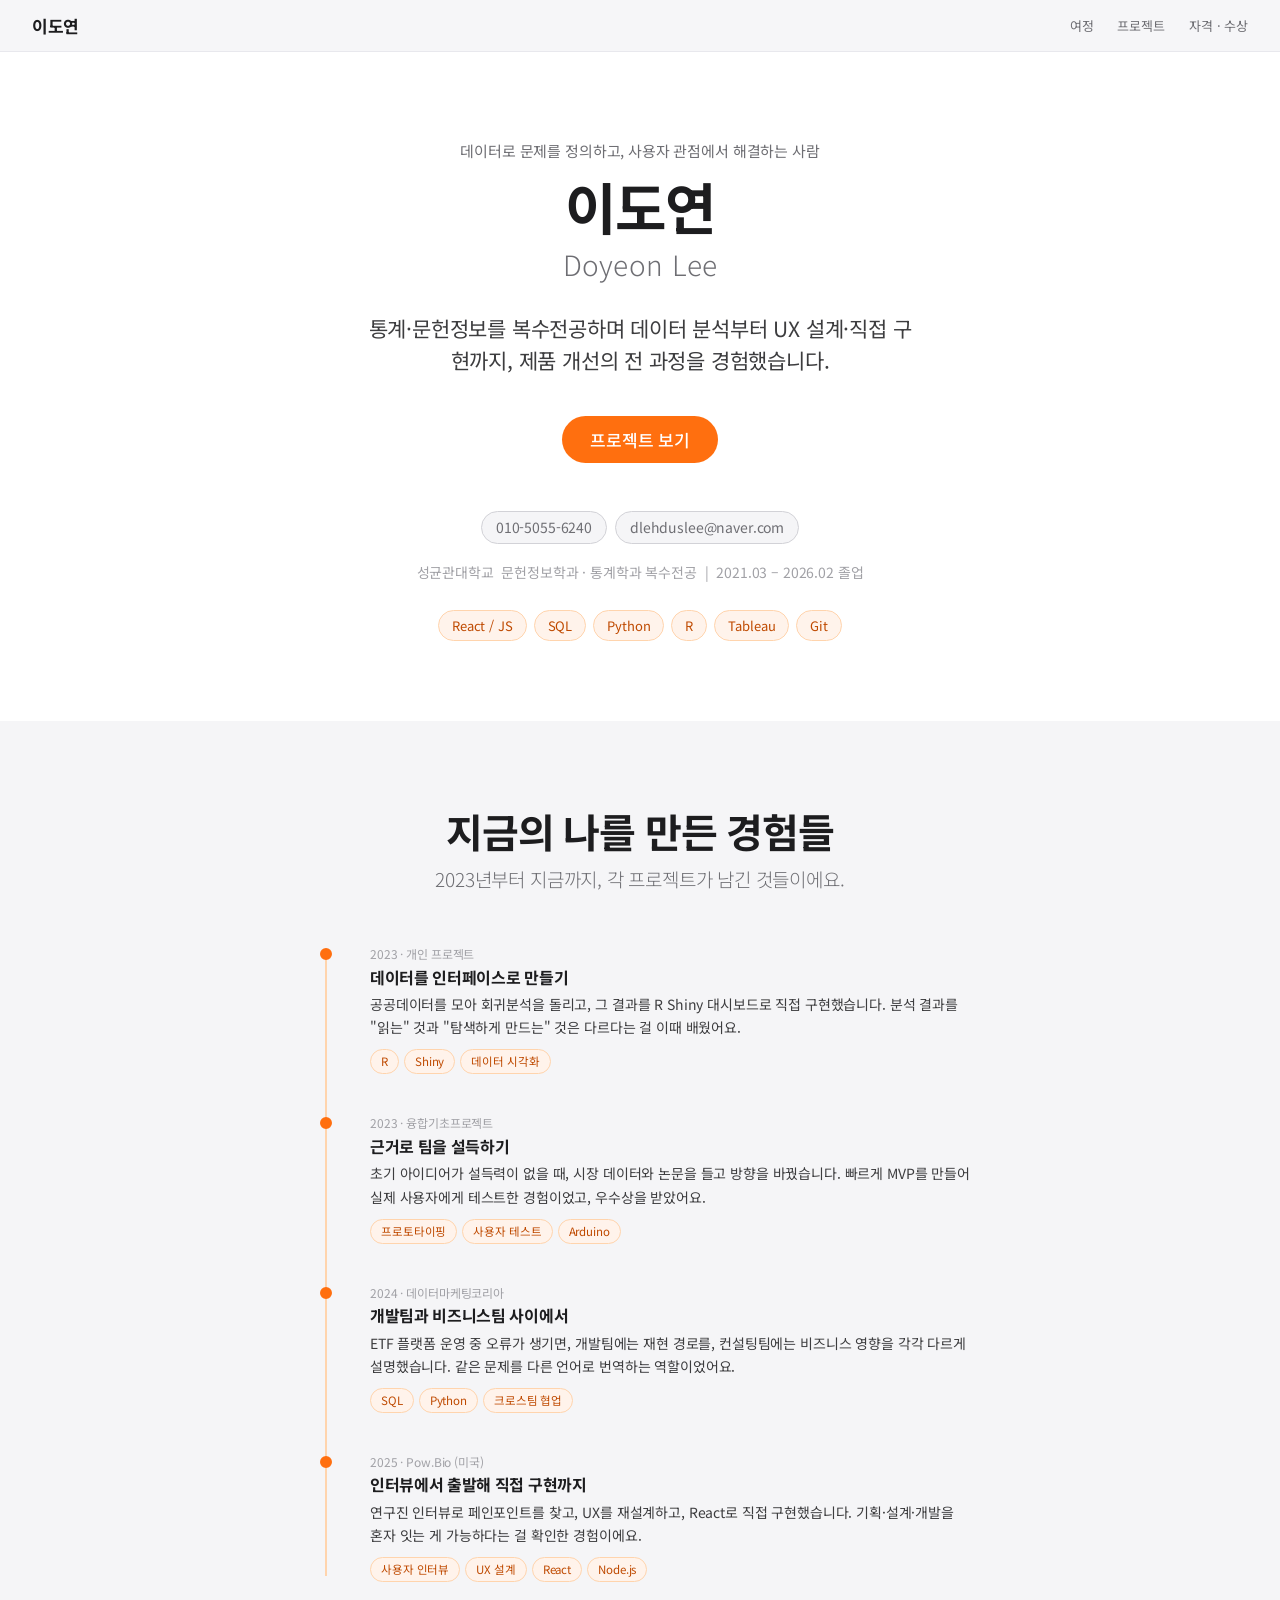
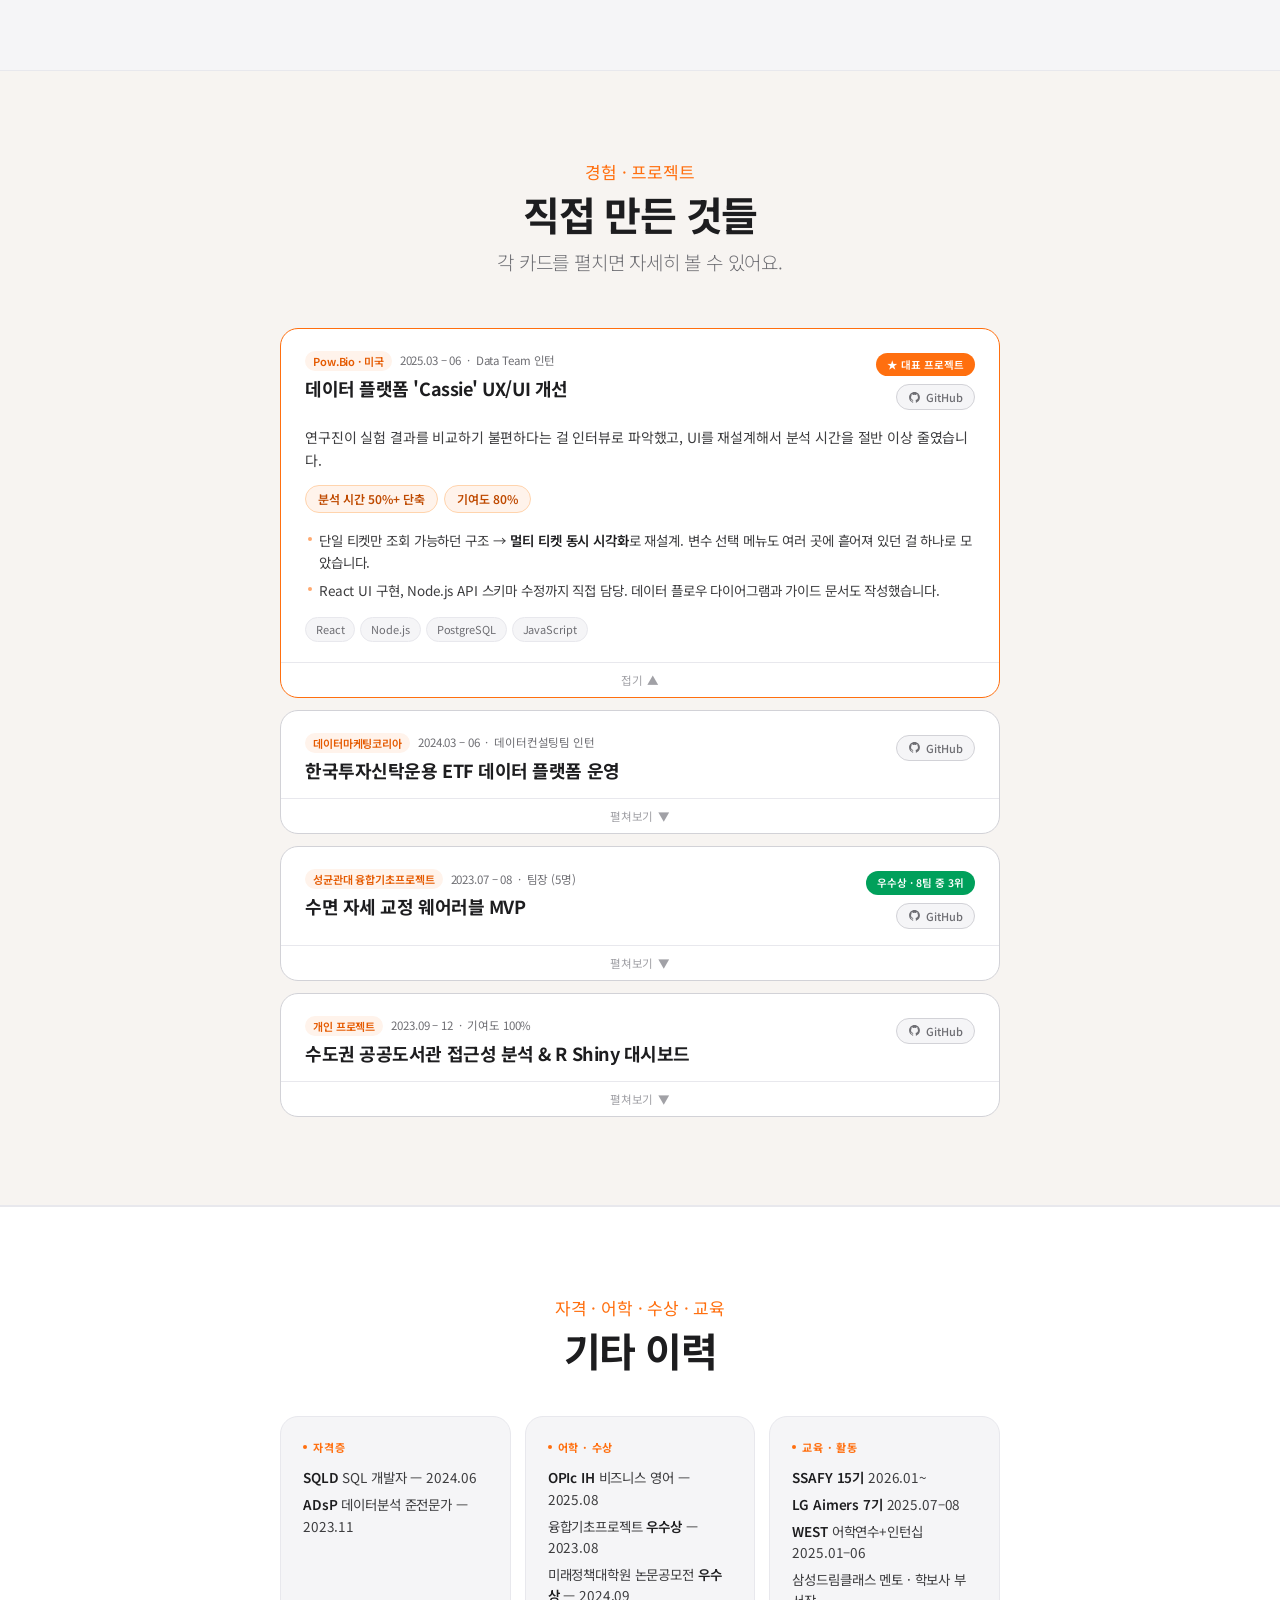
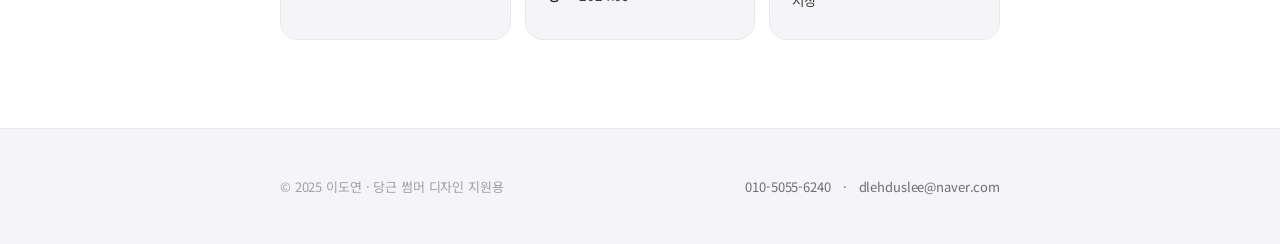
<file: 이도연_이력서_20260522.html>
<!DOCTYPE html>
<html lang="ko">
<head>
<meta charset="UTF-8">
<meta name="viewport" content="width=device-width, initial-scale=1.0">
<title>이도연 · 당근 썸머 디자인 지원</title>
<link href="https://fonts.googleapis.com/css2?family=Noto+Sans+KR:wght@300;400;500;700&display=swap" rel="stylesheet">
<style>
:root{
  --carrot:#FF6F0F;--carrot-dark:#E55A00;--carrot-xdark:#BF4A00;
  --carrot-light:#FFF3EB;--carrot-mid:#FFD4AD;
  --green:#00A05B;
  --ink:#1d1d1f;--body:#3d3d3f;--muted:#6e6e73;--muted-light:#a1a1a6;
  --border:#d2d2d7;--border-soft:#e8e8ed;
  --canvas:#ffffff;--parchment:#f5f5f7;
  --tile-warm:#F7F4F1;--tile-warm2:#EEEAE5;
  --on-warm:#1d1d1f;--on-warm-muted:#6e6e73;
  --font:'Noto Sans KR',-apple-system,BlinkMacSystemFont,sans-serif;
  --r-sm:8px;--r-md:12px;--r-lg:18px;--r-pill:9999px;
}
*,*::before,*::after{margin:0;padding:0;box-sizing:border-box;}
html{scroll-behavior:smooth;}
body{font-family:var(--font);background:var(--canvas);color:var(--ink);-webkit-font-smoothing:antialiased;line-height:1.47;}


.subnav{position:sticky;top:0;z-index:190;background:rgba(245,245,247,0.82);backdrop-filter:saturate(180%) blur(20px);-webkit-backdrop-filter:saturate(180%) blur(20px);border-bottom:0.5px solid var(--border-soft);height:52px;display:flex;align-items:center;justify-content:space-between;padding:0 32px;}
.subnav-title{font-size:17px;font-weight:700;color:var(--ink);letter-spacing:-0.025em;}
.subnav-right{display:flex;align-items:center;gap:24px;}
.subnav-right a{font-size:13px;color:var(--muted);text-decoration:none;letter-spacing:-0.01em;transition:color 0.15s;}
.subnav-right a:hover{color:var(--carrot);}

/* ── HERO ── */
.tile-hero{background:var(--canvas);padding:88px 48px 80px;text-align:center;}
.hero-intro{font-size:15px;font-weight:400;color:var(--muted);letter-spacing:-0.01em;margin-bottom:14px;}
.hero-name{font-size:56px;font-weight:700;color:var(--ink);letter-spacing:-0.04em;line-height:1.07;margin-bottom:8px;}
.hero-name-sub{font-size:28px;font-weight:300;color:var(--muted);letter-spacing:0.01em;margin-bottom:28px;}
.hero-tagline{font-size:21px;font-weight:400;color:var(--body);line-height:1.5;max-width:560px;margin:0 auto 40px;letter-spacing:-0.01em;}
.btn-p{font-family:var(--font);font-size:17px;font-weight:500;background:var(--carrot);color:#fff;border:none;cursor:pointer;padding:11px 28px;border-radius:var(--r-pill);text-decoration:none;display:inline-block;transition:background 0.15s,transform 0.1s;letter-spacing:-0.01em;}
.btn-p:hover{background:var(--carrot-dark);}
.btn-p:active{transform:scale(0.96);}
.meta-chips{display:flex;justify-content:center;gap:8px;flex-wrap:wrap;margin-bottom:18px;}
.meta-chip{font-size:14px;color:var(--muted);background:var(--parchment);border:0.5px solid var(--border);padding:5px 14px;border-radius:var(--r-pill);letter-spacing:-0.01em;}
.hero-edu{font-size:14px;color:var(--muted-light);letter-spacing:-0.01em;margin-bottom:28px;}
.skill-row{display:flex;flex-wrap:wrap;justify-content:center;gap:7px;}
.sk{font-size:13px;color:var(--carrot-xdark);background:var(--carrot-light);border:0.5px solid var(--carrot-mid);padding:5px 13px;border-radius:var(--r-pill);letter-spacing:-0.01em;cursor:default;transition:background 0.15s;}
.sk:hover{background:var(--carrot-mid);}

/* ── SECTION LABELS ── */
.sec-label{font-size:17px;font-weight:400;color:var(--carrot);letter-spacing:-0.01em;margin-bottom:8px;}
.sec-h2{font-size:40px;font-weight:700;letter-spacing:-0.03em;line-height:1.1;margin-bottom:12px;}
.sec-sub{font-size:19px;font-weight:300;color:var(--muted);letter-spacing:-0.01em;line-height:1.45;}

/* ── TIMELINE (parchment tile) ── */
.tile-parch{background:var(--parchment);padding:88px 48px;text-align:center;}
.tile-parch .sec-h2{color:var(--ink);}
.timeline{max-width:660px;margin:52px auto 0;text-align:left;position:relative;}
.timeline::before{content:'';position:absolute;left:15px;top:6px;bottom:6px;width:1.5px;background:var(--carrot-mid);}
.tl-item{display:flex;gap:28px;margin-bottom:40px;position:relative;}
.tl-item:last-child{margin-bottom:0;}
.tl-dot-wrap{flex-shrink:0;width:32px;display:flex;flex-direction:column;align-items:center;padding-top:3px;}
.tl-dot{width:12px;height:12px;border-radius:50%;background:var(--canvas);border:2px solid var(--carrot);flex-shrink:0;position:relative;z-index:1;}
.tl-item.active .tl-dot{background:var(--carrot);}
.tl-content{}
.tl-period{font-size:12px;font-weight:400;color:var(--muted-light);letter-spacing:-0.01em;margin-bottom:4px;}
.tl-title{font-size:16px;font-weight:700;color:var(--ink);letter-spacing:-0.02em;margin-bottom:5px;line-height:1.35;}
.tl-desc{font-size:14px;font-weight:400;color:var(--body);line-height:1.65;letter-spacing:-0.01em;}
.tl-tag-row{display:flex;flex-wrap:wrap;gap:5px;margin-top:10px;}
.tl-tag{font-size:11.5px;color:var(--carrot-xdark);background:var(--carrot-light);border:0.5px solid var(--carrot-mid);padding:3px 10px;border-radius:var(--r-pill);letter-spacing:-0.01em;}

/* ── PROJECTS (warm off-white tile) ── */
.tile-dark{background:var(--tile-warm);padding:88px 48px;text-align:center;border-top:0.5px solid var(--border-soft);border-bottom:0.5px solid var(--border-soft);}
.tile-dark .sec-label{color:var(--carrot);}
.tile-dark .sec-h2{color:var(--on-warm);}
.tile-dark .sec-sub{color:var(--on-warm-muted);}

.proj-list{display:flex;flex-direction:column;gap:12px;max-width:720px;margin:52px auto 0;text-align:left;}
.pc{background:var(--canvas);border:0.5px solid var(--border);border-radius:var(--r-lg);overflow:hidden;transition:transform 0.2s,box-shadow 0.2s;}
.pc:hover{transform:translateY(-2px);box-shadow:0 8px 28px rgba(0,0,0,0.07);}
.pc.feat{border-color:var(--carrot);border-width:1.5px;}

.ph{padding:22px 24px 16px;display:flex;align-items:flex-start;justify-content:space-between;gap:16px;}
.ph-left{}
.pm{font-size:11.5px;color:var(--muted);letter-spacing:-0.01em;margin-bottom:6px;display:flex;align-items:center;gap:8px;}
.pb-org{background:var(--carrot-light);color:var(--carrot-dark);font-size:11px;font-weight:600;padding:2px 8px;border-radius:var(--r-pill);}
.pt{font-size:18px;font-weight:700;color:var(--ink);letter-spacing:-0.025em;line-height:1.3;}
.ph-right{flex-shrink:0;display:flex;flex-direction:column;align-items:flex-end;gap:8px;padding-top:2px;}
.paward{background:var(--carrot);color:#fff;font-size:10.5px;font-weight:600;padding:4px 11px;border-radius:var(--r-pill);white-space:nowrap;}
.paward.gr{background:#00A05B;color:#fff;}
.gh-link{display:inline-flex;align-items:center;gap:5px;font-size:11px;font-weight:500;color:var(--muted);text-decoration:none;background:var(--parchment);border:0.5px solid var(--border);padding:4px 11px;border-radius:var(--r-pill);transition:color 0.15s,background 0.15s,border-color 0.15s;white-space:nowrap;}
.gh-link:hover{color:var(--carrot-dark);background:var(--carrot-light);border-color:var(--carrot-mid);}
.gh-link svg{flex-shrink:0;}

.pbody{padding:0 24px 20px;max-height:600px;overflow:hidden;transition:max-height 0.38s ease,opacity 0.3s ease;opacity:1;}
.pbody.col{max-height:0;opacity:0;padding-bottom:0;}

.p-summary{font-size:14px;color:var(--body);line-height:1.6;letter-spacing:-0.01em;margin-bottom:14px;}

.pirow{display:flex;flex-wrap:wrap;gap:6px;margin-bottom:16px;}
.pip{background:var(--carrot-light);border:0.5px solid var(--carrot-mid);color:var(--carrot-xdark);font-size:12px;font-weight:600;padding:4px 12px;border-radius:var(--r-pill);}

.pbu{list-style:none;margin-bottom:16px;}
.pbu li{font-size:13.5px;color:var(--body);line-height:1.65;padding-left:14px;position:relative;margin-bottom:6px;letter-spacing:-0.01em;}
.pbu li::before{content:'';position:absolute;left:3px;top:8px;width:4px;height:4px;border-radius:50%;background:var(--carrot);opacity:0.6;}
.pbu li strong{color:var(--ink);font-weight:600;}

.ptags{display:flex;flex-wrap:wrap;gap:5px;}
.ptag{background:var(--parchment);border:0.5px solid var(--border-soft);color:var(--muted);font-size:11px;padding:3px 10px;border-radius:var(--r-pill);letter-spacing:-0.01em;}

.ptoggle{width:100%;background:transparent;border:none;border-top:0.5px solid var(--border-soft);padding:9px 24px;display:flex;align-items:center;justify-content:center;gap:5px;color:var(--muted-light);font-size:11.5px;font-family:var(--font);cursor:pointer;transition:color 0.15s,background 0.15s;letter-spacing:-0.01em;}
.ptoggle:hover{color:var(--carrot);background:var(--carrot-light);}

/* ── CREDENTIALS ── */
.tile-light{background:var(--canvas);padding:88px 48px;text-align:center;border-top:0.5px solid var(--border-soft);}
.tile-light .sec-h2{color:var(--ink);}
.cred-grid{display:grid;grid-template-columns:repeat(3,1fr);gap:14px;max-width:720px;margin:44px auto 0;text-align:left;}
.cred-card{background:var(--parchment);border:0.5px solid var(--border-soft);border-radius:var(--r-lg);padding:22px;}
.cred-lbl{font-size:11px;font-weight:700;color:var(--carrot);letter-spacing:0.07em;text-transform:uppercase;margin-bottom:12px;display:flex;align-items:center;gap:6px;}
.cred-lbl::before{content:'';width:4px;height:4px;border-radius:50%;background:var(--carrot);flex-shrink:0;}
.cred-item{font-size:13.5px;color:var(--body);line-height:1.6;letter-spacing:-0.01em;margin-bottom:5px;}
.cred-item strong{color:var(--ink);font-weight:600;}

/* ── FOOTER ── */
footer{background:var(--parchment);padding:48px 32px;border-top:0.5px solid var(--border-soft);}
.ft-inner{max-width:720px;margin:0 auto;display:flex;align-items:center;justify-content:space-between;gap:24px;flex-wrap:wrap;}
.ft-left{font-size:13px;color:var(--muted-light);letter-spacing:-0.01em;}
.ft-right{display:flex;align-items:center;gap:12px;}
.ft-contact{font-size:13px;color:var(--muted);letter-spacing:-0.01em;}

/* ── SCROLL ANIM ── */
.appear{opacity:0;transform:translateY(20px);transition:opacity 0.6s ease,transform 0.6s ease;}
.appear.vis{opacity:1;transform:none;}

@media(max-width:640px){
  .gnav{padding:0 16px;}.gnav-links{display:none;}
  .subnav{padding:0 16px;}.subnav-right a:not(.subnav-btn){display:none;}
  .tile-hero,.tile-parch,.tile-dark,.tile-light{padding:60px 20px;}
  .hero-name{font-size:38px;}.hero-name-sub{font-size:20px;}.hero-tagline{font-size:17px;}
  .sec-h2{font-size:28px;}
  .timeline{margin-top:36px;}
  .cred-grid{grid-template-columns:1fr;}
  .ft-inner{flex-direction:column;align-items:flex-start;}
}
</style>
</head>
<body>


<!-- SUB NAV -->
<div class="subnav">
  <span class="subnav-title">이도연</span>
  <div class="subnav-right">
    <a href="#comp">여정</a>
    <a href="#proj">프로젝트</a>
    <a href="#cred">자격 · 수상</a>
  </div>
</div>

<!-- HERO -->
<section class="tile-hero" id="top">
  <p class="hero-intro">데이터로 문제를 정의하고, 사용자 관점에서 해결하는 사람</p>
  <h1 class="hero-name">이도연</h1>
  <p class="hero-name-sub">Doyeon Lee</p>
  <p class="hero-tagline">통계·문헌정보를 복수전공하며 데이터 분석부터 UX 설계·직접 구현까지, 제품 개선의 전 과정을 경험했습니다.</p>
  <div style="margin-bottom:48px;">
    <a href="#proj" class="btn-p">프로젝트 보기</a>
  </div>
  <div class="meta-chips">
    <span class="meta-chip">010-5055-6240</span>
    <span class="meta-chip">dlehduslee@naver.com</span>
  </div>
  <p class="hero-edu">성균관대학교 &nbsp;문헌정보학과 · 통계학과 복수전공 &nbsp;|&nbsp; 2021.03 – 2026.02 졸업</p>
  <div class="skill-row">
    <span class="sk">React / JS</span>
    <span class="sk">SQL</span>
    <span class="sk">Python</span>
    <span class="sk">R</span>
    <span class="sk">Tableau</span>
    <span class="sk">Git</span>
  </div>
</section>

<!-- COMPETENCY: TIMELINE (parchment) -->
<section class="tile-parch appear" id="comp">
  <h2 class="sec-h2">지금의 나를 만든 경험들</h2>
  <p class="sec-sub">2023년부터 지금까지, 각 프로젝트가 남긴 것들이에요.</p>

  <div class="timeline">

    <div class="tl-item active">
      <div class="tl-dot-wrap"><div class="tl-dot"></div></div>
      <div class="tl-content">
        <div class="tl-period">2023 · 개인 프로젝트</div>
        <div class="tl-title">데이터를 인터페이스로 만들기</div>
        <div class="tl-desc">공공데이터를 모아 회귀분석을 돌리고, 그 결과를 R Shiny 대시보드로 직접 구현했습니다. 분석 결과를 "읽는" 것과 "탐색하게 만드는" 것은 다르다는 걸 이때 배웠어요.</div>
        <div class="tl-tag-row"><span class="tl-tag">R</span><span class="tl-tag">Shiny</span><span class="tl-tag">데이터 시각화</span></div>
      </div>
    </div>

    <div class="tl-item active">
      <div class="tl-dot-wrap"><div class="tl-dot"></div></div>
      <div class="tl-content">
        <div class="tl-period">2023 · 융합기초프로젝트</div>
        <div class="tl-title">근거로 팀을 설득하기</div>
        <div class="tl-desc">초기 아이디어가 설득력이 없을 때, 시장 데이터와 논문을 들고 방향을 바꿨습니다. 빠르게 MVP를 만들어 실제 사용자에게 테스트한 경험이었고, 우수상을 받았어요.</div>
        <div class="tl-tag-row"><span class="tl-tag">프로토타이핑</span><span class="tl-tag">사용자 테스트</span><span class="tl-tag">Arduino</span></div>
      </div>
    </div>

    <div class="tl-item active">
      <div class="tl-dot-wrap"><div class="tl-dot"></div></div>
      <div class="tl-content">
        <div class="tl-period">2024 · 데이터마케팅코리아</div>
        <div class="tl-title">개발팀과 비즈니스팀 사이에서</div>
        <div class="tl-desc">ETF 플랫폼 운영 중 오류가 생기면, 개발팀에는 재현 경로를, 컨설팅팀에는 비즈니스 영향을 각각 다르게 설명했습니다. 같은 문제를 다른 언어로 번역하는 역할이었어요.</div>
        <div class="tl-tag-row"><span class="tl-tag">SQL</span><span class="tl-tag">Python</span><span class="tl-tag">크로스팀 협업</span></div>
      </div>
    </div>

    <div class="tl-item active">
      <div class="tl-dot-wrap"><div class="tl-dot"></div></div>
      <div class="tl-content">
        <div class="tl-period">2025 · Pow.Bio (미국)</div>
        <div class="tl-title">인터뷰에서 출발해 직접 구현까지</div>
        <div class="tl-desc">연구진 인터뷰로 페인포인트를 찾고, UX를 재설계하고, React로 직접 구현했습니다. 기획·설계·개발을 혼자 잇는 게 가능하다는 걸 확인한 경험이에요.</div>
        <div class="tl-tag-row"><span class="tl-tag">사용자 인터뷰</span><span class="tl-tag">UX 설계</span><span class="tl-tag">React</span><span class="tl-tag">Node.js</span></div>
      </div>
    </div>

  </div>
</section>

<!-- PROJECTS (dark) -->
<section class="tile-dark appear" id="proj">
  <p class="sec-label">경험 · 프로젝트</p>
  <h2 class="sec-h2">직접 만든 것들</h2>
  <p class="sec-sub">각 카드를 펼치면 자세히 볼 수 있어요.</p>

  <div class="proj-list">

    <!-- 1. Pow.Bio -->
    <div class="pc feat open" id="pc1">
      <div class="ph">
        <div class="ph-left">
          <div class="pm"><span class="pb-org">Pow.Bio · 미국</span>2025.03 – 06 &nbsp;·&nbsp; Data Team 인턴</div>
          <div class="pt">데이터 플랫폼 'Cassie' UX/UI 개선</div>
        </div>
        <div class="ph-right">
          <span class="paward">★ 대표 프로젝트</span>
          <a href="https://github.com/doyeon-del" class="gh-link" target="_blank">
            <svg width="13" height="13" viewBox="0 0 24 24" fill="currentColor"><path d="M12 2C6.477 2 2 6.477 2 12c0 4.418 2.865 8.166 6.839 9.489.5.092.682-.217.682-.482 0-.237-.009-.868-.013-1.703-2.782.604-3.369-1.342-3.369-1.342-.454-1.155-1.11-1.462-1.11-1.462-.908-.62.069-.608.069-.608 1.003.07 1.531 1.03 1.531 1.03.892 1.529 2.341 1.087 2.91.832.092-.647.35-1.088.636-1.338-2.22-.253-4.555-1.11-4.555-4.943 0-1.091.39-1.984 1.029-2.683-.103-.253-.446-1.27.098-2.647 0 0 .84-.269 2.75 1.025A9.578 9.578 0 0112 6.836a9.59 9.59 0 012.504.337c1.909-1.294 2.747-1.025 2.747-1.025.546 1.377.202 2.394.1 2.647.64.699 1.028 1.592 1.028 2.683 0 3.842-2.339 4.687-4.566 4.935.359.309.678.919.678 1.852 0 1.336-.012 2.415-.012 2.743 0 .267.18.578.688.48C19.138 20.163 22 16.418 22 12c0-5.523-4.477-10-10-10z"/></svg>
            GitHub
          </a>
        </div>
      </div>
      <div class="pbody" id="pb1">
        <div class="p-summary">연구진이 실험 결과를 비교하기 불편하다는 걸 인터뷰로 파악했고, UI를 재설계해서 분석 시간을 절반 이상 줄였습니다.</div>
        <div class="pirow">
          <span class="pip">분석 시간 50%+ 단축</span>
          <span class="pip">기여도 80%</span>
        </div>
        <ul class="pbu">
          <li>단일 티켓만 조회 가능하던 구조 → <strong>멀티 티켓 동시 시각화</strong>로 재설계. 변수 선택 메뉴도 여러 곳에 흩어져 있던 걸 하나로 모았습니다.</li>
          <li>React UI 구현, Node.js API 스키마 수정까지 직접 담당. 데이터 플로우 다이어그램과 가이드 문서도 작성했습니다.</li>
        </ul>
        <div class="ptags">
          <span class="ptag">React</span><span class="ptag">Node.js</span><span class="ptag">PostgreSQL</span><span class="ptag">JavaScript</span>
        </div>
      </div>
      <button class="ptoggle" onclick="tog('pc1','pb1',this)">접기 <span>▲</span></button>
    </div>

    <!-- 2. 데이터마케팅코리아 -->
    <div class="pc" id="pc2">
      <div class="ph">
        <div class="ph-left">
          <div class="pm"><span class="pb-org">데이터마케팅코리아</span>2024.03 – 06 &nbsp;·&nbsp; 데이터컨설팅팀 인턴</div>
          <div class="pt">한국투자신탁운용 ETF 데이터 플랫폼 운영</div>
        </div>
        <div class="ph-right">
          <a href="https://github.com/doyeon-del" class="gh-link" target="_blank">
            <svg width="13" height="13" viewBox="0 0 24 24" fill="currentColor"><path d="M12 2C6.477 2 2 6.477 2 12c0 4.418 2.865 8.166 6.839 9.489.5.092.682-.217.682-.482 0-.237-.009-.868-.013-1.703-2.782.604-3.369-1.342-3.369-1.342-.454-1.155-1.11-1.462-1.11-1.462-.908-.62.069-.608.069-.608 1.003.07 1.531 1.03 1.531 1.03.892 1.529 2.341 1.087 2.91.832.092-.647.35-1.088.636-1.338-2.22-.253-4.555-1.11-4.555-4.943 0-1.091.39-1.984 1.029-2.683-.103-.253-.446-1.27.098-2.647 0 0 .84-.269 2.75 1.025A9.578 9.578 0 0112 6.836a9.59 9.59 0 012.504.337c1.909-1.294 2.747-1.025 2.747-1.025.546 1.377.202 2.394.1 2.647.64.699 1.028 1.592 1.028 2.683 0 3.842-2.339 4.687-4.566 4.935.359.309.678.919.678 1.852 0 1.336-.012 2.415-.012 2.743 0 .267.18.578.688.48C19.138 20.163 22 16.418 22 12c0-5.523-4.477-10-10-10z"/></svg>
            GitHub
          </a>
        </div>
      </div>
      <div class="pbody col" id="pb2">
        <div class="p-summary">ETF 데이터 플랫폼에서 데이터 품질을 관리하고, 오류가 생기면 개발팀과 비즈니스팀에 각각 다른 언어로 설명했습니다.</div>
        <ul class="pbu">
          <li>SQL 품질 점검(중복·누락·null), Python 정규표현식으로 불용어 사전(~1만 행) 구축. 오류 발생률 <strong>약 20–40% 감소.</strong></li>
          <li>오류가 생기면 개발팀엔 재현 경로를, 컨설팅팀엔 비즈니스 영향을 따로 정리해 전달했습니다.</li>
        </ul>
        <div class="ptags">
          <span class="ptag">Python</span><span class="ptag">SQL</span><span class="ptag">PostgreSQL</span><span class="ptag">Tableau</span>
        </div>
      </div>
      <button class="ptoggle" onclick="tog('pc2','pb2',this)">펼쳐보기 <span>▼</span></button>
    </div>

    <!-- 3. 수면 웨어러블 -->
    <div class="pc" id="pc3">
      <div class="ph">
        <div class="ph-left">
          <div class="pm"><span class="pb-org">성균관대 융합기초프로젝트</span>2023.07 – 08 &nbsp;·&nbsp; 팀장 (5명)</div>
          <div class="pt">수면 자세 교정 웨어러블 MVP</div>
        </div>
        <div class="ph-right">
          <span class="paward gr">우수상 · 8팀 중 3위</span>
          <a href="https://github.com/doyeon-del" class="gh-link" target="_blank">
            <svg width="13" height="13" viewBox="0 0 24 24" fill="currentColor"><path d="M12 2C6.477 2 2 6.477 2 12c0 4.418 2.865 8.166 6.839 9.489.5.092.682-.217.682-.482 0-.237-.009-.868-.013-1.703-2.782.604-3.369-1.342-3.369-1.342-.454-1.155-1.11-1.462-1.11-1.462-.908-.62.069-.608.069-.608 1.003.07 1.531 1.03 1.531 1.03.892 1.529 2.341 1.087 2.91.832.092-.647.35-1.088.636-1.338-2.22-.253-4.555-1.11-4.555-4.943 0-1.091.39-1.984 1.029-2.683-.103-.253-.446-1.27.098-2.647 0 0 .84-.269 2.75 1.025A9.578 9.578 0 0112 6.836a9.59 9.59 0 012.504.337c1.909-1.294 2.747-1.025 2.747-1.025.546 1.377.202 2.394.1 2.647.64.699 1.028 1.592 1.028 2.683 0 3.842-2.339 4.687-4.566 4.935.359.309.678.919.678 1.852 0 1.336-.012 2.415-.012 2.743 0 .267.18.578.688.48C19.138 20.163 22 16.418 22 12c0-5.523-4.477-10-10-10z"/></svg>
            GitHub
          </a>
        </div>
      </div>
      <div class="pbody col" id="pb3">
        <div class="p-summary">아이디어를 바꿔야 한다고 판단했고, 데이터로 설득했습니다. 10일 안에 센서 기반 MVP를 만들어 실제로 테스트했어요.</div>
        <ul class="pbu">
          <li>초기 아이디어(무인 포토부스)가 설득력이 없다고 판단 → 시장조사·논문 데이터를 정리해 팀을 설득, <strong>수면 자세 교정</strong>으로 피벗.</li>
          <li>압력센서(FSR)+아두이노로 MVP 제작, 실사용자 수면자세 측정 후 데이터 시각화. 솔루션 가능성을 직접 검증했습니다.</li>
        </ul>
        <div class="ptags">
          <span class="ptag">Arduino</span><span class="ptag">데이터 시각화</span><span class="ptag">사용자 테스트</span>
        </div>
      </div>
      <button class="ptoggle" onclick="tog('pc3','pb3',this)">펼쳐보기 <span>▼</span></button>
    </div>

    <!-- 4. R Shiny -->
    <div class="pc" id="pc4">
      <div class="ph">
        <div class="ph-left">
          <div class="pm"><span class="pb-org">개인 프로젝트</span>2023.09 – 12 &nbsp;·&nbsp; 기여도 100%</div>
          <div class="pt">수도권 공공도서관 접근성 분석 &amp; R Shiny 대시보드</div>
        </div>
        <div class="ph-right">
          <a href="https://github.com/doyeon-del" class="gh-link" target="_blank">
            <svg width="13" height="13" viewBox="0 0 24 24" fill="currentColor"><path d="M12 2C6.477 2 2 6.477 2 12c0 4.418 2.865 8.166 6.839 9.489.5.092.682-.217.682-.482 0-.237-.009-.868-.013-1.703-2.782.604-3.369-1.342-3.369-1.342-.454-1.155-1.11-1.462-1.11-1.462-.908-.62.069-.608.069-.608 1.003.07 1.531 1.03 1.531 1.03.892 1.529 2.341 1.087 2.91.832.092-.647.35-1.088.636-1.338-2.22-.253-4.555-1.11-4.555-4.943 0-1.091.39-1.984 1.029-2.683-.103-.253-.446-1.27.098-2.647 0 0 .84-.269 2.75 1.025A9.578 9.578 0 0112 6.836a9.59 9.59 0 012.504.337c1.909-1.294 2.747-1.025 2.747-1.025.546 1.377.202 2.394.1 2.647.64.699 1.028 1.592 1.028 2.683 0 3.842-2.339 4.687-4.566 4.935.359.309.678.919.678 1.852 0 1.336-.012 2.415-.012 2.743 0 .267.18.578.688.48C19.138 20.163 22 16.418 22 12c0-5.523-4.477-10-10-10z"/></svg>
            GitHub
          </a>
        </div>
      </div>
      <div class="pbody col" id="pb4">
        <div class="p-summary">공공데이터로 지역별 도서관 접근성 격차를 분석하고, 누구나 직접 탐색할 수 있는 인터랙티브 대시보드로 만들었습니다.</div>
        <ul class="pbu">
          <li>KOSIS·행정안전부 데이터 수집·정제, 회귀분석으로 이용률 영향요인 검증. '도서관당 인구수'로 지역 격차를 수치화했습니다.</li>
          <li>지역·지하철 노선 필터가 있는 R Shiny 대시보드 구현. 분석 결과를 보고서가 아닌 탐색 가능한 인터페이스로 전달했어요.</li>
        </ul>
        <div class="ptags">
          <span class="ptag">R</span><span class="ptag">tidyverse</span><span class="ptag">Shiny</span><span class="ptag">leaflet</span>
        </div>
      </div>
      <button class="ptoggle" onclick="tog('pc4','pb4',this)">펼쳐보기 <span>▼</span></button>
    </div>

  </div>
</section>

<!-- CREDENTIALS -->
<section class="tile-light appear" id="cred">
  <p class="sec-label">자격 · 어학 · 수상 · 교육</p>
  <h2 class="sec-h2">기타 이력</h2>
  <p class="sec-sub"></p>
  <div class="cred-grid">
    <div class="cred-card">
      <div class="cred-lbl">자격증</div>
      <div class="cred-item"><strong>SQLD</strong> SQL 개발자 — 2024.06</div>
      <div class="cred-item"><strong>ADsP</strong> 데이터분석 준전문가 — 2023.11</div>
    </div>
    <div class="cred-card">
      <div class="cred-lbl">어학 · 수상</div>
      <div class="cred-item"><strong>OPIc IH</strong> 비즈니스 영어 — 2025.08</div>
      <div class="cred-item">융합기초프로젝트 <strong>우수상</strong> — 2023.08</div>
      <div class="cred-item">미래정책대학원 논문공모전 <strong>우수상</strong> — 2024.09</div>
    </div>
    <div class="cred-card">
      <div class="cred-lbl">교육 · 활동</div>
      <div class="cred-item"><strong>SSAFY 15기</strong> 2026.01~</div>
      <div class="cred-item"><strong>LG Aimers 7기</strong> 2025.07–08</div>
      <div class="cred-item"><strong>WEST</strong> 어학연수+인턴십 2025.01–06</div>
      <div class="cred-item">삼성드림클래스 멘토 · 학보사 부서장</div>
    </div>
  </div>
</section>

<!-- FOOTER -->
<footer>
  <div class="ft-inner">
    <span class="ft-left">© 2025 이도연 · 당근 썸머 디자인 지원용</span>
    <div class="ft-right">
      <span class="ft-contact">010-5055-6240</span>
      <span class="ft-contact">·</span>
      <span class="ft-contact">dlehduslee@naver.com</span>
    </div>
  </div>
</footer>

<script>
function tog(cardId, bodyId, btn) {
  const card = document.getElementById(cardId);
  const body = document.getElementById(bodyId);
  const isOpen = card.classList.contains('open');
  if (isOpen) {
    body.classList.add('col');
    card.classList.remove('open');
    btn.innerHTML = '펼쳐보기 <span>▼</span>';
  } else {
    body.classList.remove('col');
    card.classList.add('open');
    btn.innerHTML = '접기 <span>▲</span>';
  }
}

const io = new IntersectionObserver(entries => {
  entries.forEach(e => { if (e.isIntersecting) { e.target.classList.add('vis'); io.unobserve(e.target); } });
}, { threshold: 0.06 });
document.querySelectorAll('.appear').forEach(el => io.observe(el));

const allLinks = document.querySelectorAll('.gnav-links a, .subnav-right a');
const secs = ['top','comp','proj','cred'].map(id => document.getElementById(id)).filter(Boolean);
window.addEventListener('scroll', () => {
  let cur = 'top';
  secs.forEach(s => { if (window.scrollY >= s.offsetTop - 140) cur = s.id; });
  allLinks.forEach(a => {
    const href = a.getAttribute('href');
    a.style.color = (href === '#' + cur) ? '#FF6F0F' : '';
  });
}, { passive: true });
</script>
</body>
</html>
</file>
